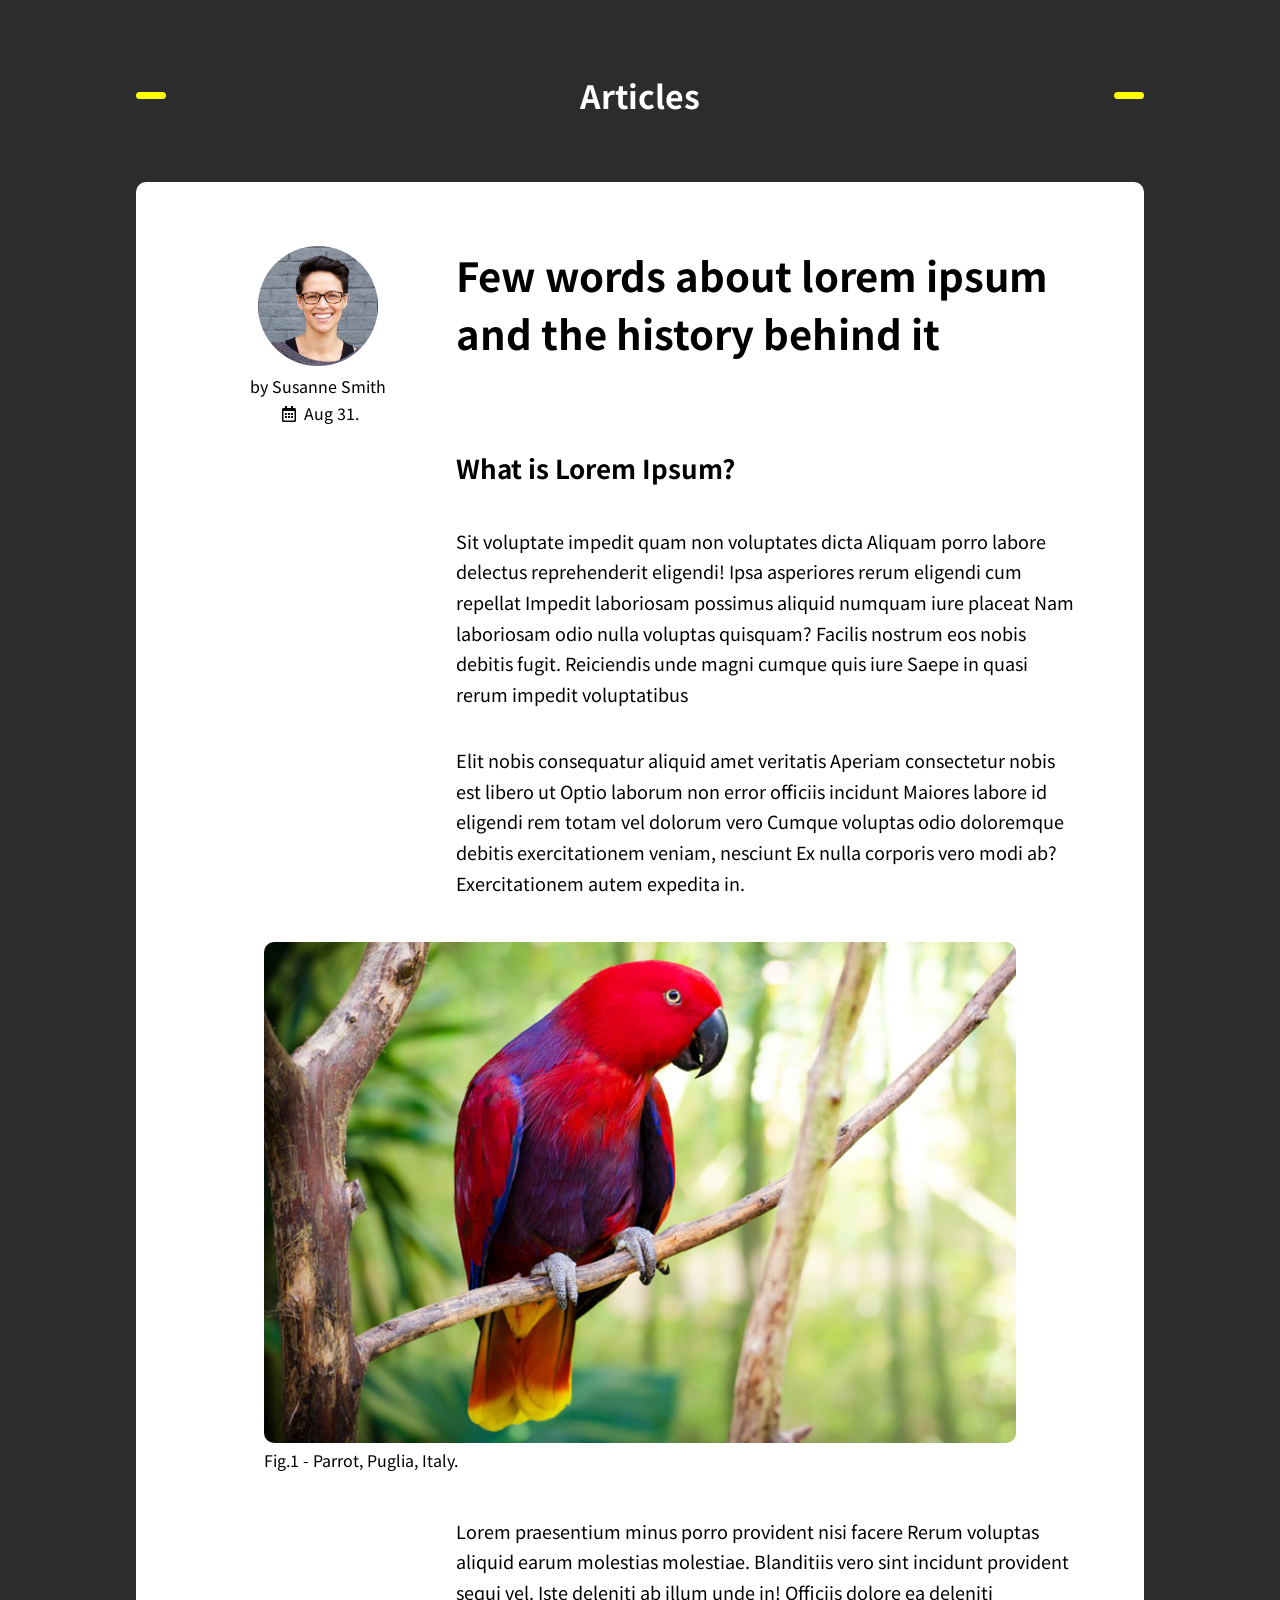
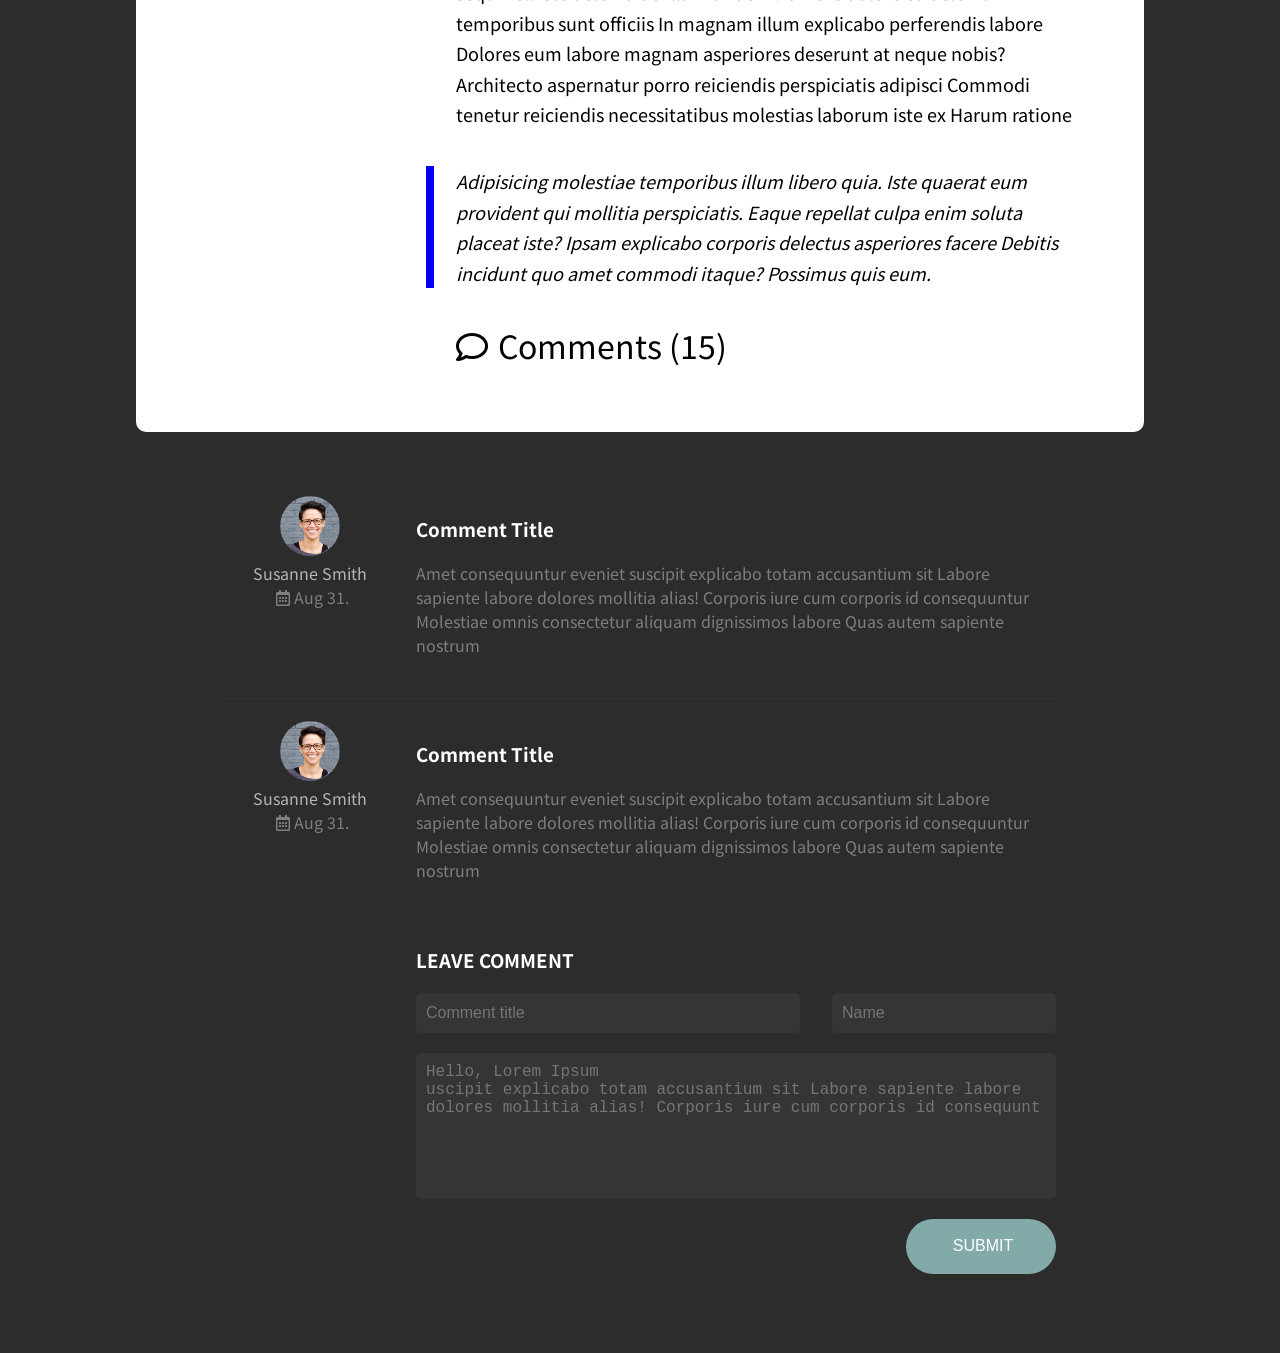
<file: blog-grid/index.html>
<!DOCTYPE html>
<html lang="en">
  <head>
    <meta charset="UTF-8" />
    <meta name="viewport" content="width=device-width, initial-scale=1.0" />
    <meta http-equiv="X-UA-Compatible" content="ie=edge" />
    <meta
      name="description"
      content="Blog entries about journeys from around the world"
    />
    <meta name="author" content="John Doe" />
    <meta name="keywords" content="blog journeys things" />
    <meta name="robots" content="index" />
    <link rel="canonical" href="https://example.com/blog" />
    <link rel="stylesheet" href="./style.css" />
    <link
      href="https://fonts.googleapis.com/css?family=Noto+Sans+JP:400,700"
      rel="stylesheet"
    />
    <link
      rel="stylesheet"
      href="https://use.fontawesome.com/releases/v5.3.1/css/all.css"
      integrity="sha384-mzrmE5qonljUremFsqc01SB46JvROS7bZs3IO2EmfFsd15uHvIt+Y8vEf7N7fWAU"
      crossorigin="anonymous"
    />
    <title>My blog</title>
  </head>
  <body>
    <div class="page-header">
      <div class="dash"></div>
      <h1 class="page-title">Articles</h1>
      <div class="dash"></div>
    </div>

    <article class="main">
      <h1 class="main-title">
        Few words about lorem ipsum and the history behind it
      </h1>
      <div class="author">
        <img class="profile" src="./img/profile.jpg" alt="" />
        <div class="author-name">by Susanne Smith</div>
        <div class="date">
          <i class="far fa-calendar-alt"></i>
          <time datetime="2008-02-14 20:00">Aug 31.</time>
        </div>
      </div>
      <h2 class="subheading">What is Lorem Ipsum?</h2>
      <p>
        Sit voluptate impedit quam non voluptates dicta Aliquam porro labore
        delectus reprehenderit eligendi! Ipsa asperiores rerum eligendi cum
        repellat Impedit laboriosam possimus aliquid numquam iure placeat Nam
        laboriosam odio nulla voluptas quisquam? Facilis nostrum eos nobis
        debitis fugit. Reiciendis unde magni cumque quis iure Saepe in quasi
        rerum impedit voluptatibus
      </p>
      <p>
        Elit nobis consequatur aliquid amet veritatis Aperiam consectetur nobis
        est libero ut Optio laborum non error officiis incidunt Maiores labore
        id eligendi rem totam vel dolorum vero Cumque voluptas odio doloremque
        debitis exercitationem veniam, nesciunt Ex nulla corporis vero modi ab?
        Exercitationem autem expedita in.
      </p>
      <figure class="body-image">
        <img src="./img/electus-parrot.jpg" alt="Parrot" />
        <figcaption>Fig.1 - Parrot, Puglia, Italy.</figcaption>
      </figure>
      <p>
        Lorem praesentium minus porro provident nisi facere Rerum voluptas
        aliquid earum molestias molestiae. Blanditiis vero sint incidunt
        provident sequi vel. Iste deleniti ab illum unde in! Officiis dolore ea
        deleniti temporibus sunt officiis In magnam illum explicabo perferendis
        labore Dolores eum labore magnam asperiores deserunt at neque nobis?
        Architecto aspernatur porro reiciendis perspiciatis adipisci Commodi
        tenetur reiciendis necessitatibus molestias laborum iste ex Harum
        ratione
      </p>
      <p class="quote">
        Adipisicing molestiae temporibus illum libero quia. Iste quaerat eum
        provident qui mollitia perspiciatis. Eaque repellat culpa enim soluta
        placeat iste? Ipsam explicabo corporis delectus asperiores facere
        Debitis incidunt quo amet commodi itaque? Possimus quis eum.
      </p>

      <div class="comments-count">
        <i class="far fa-comment"></i>Comments <span>(15)</span>
      </div>
    </article>

    <section class="comment-section">
      <h2 class="offscreen">Comments</h2>
      <article class="comments">
        <div class="comment comment-row">
          <div class="author">
            <img class="profile" src="./img/profile.jpg" alt="" />
            <div class="author-name">Susanne Smith</div>
            <div class="date"><i class="far fa-calendar-alt"></i>Aug 31.</div>
          </div>
          <div class="comment-text">
            <h1 class="title">Comment Title</h1>
            <p>
              Amet consequuntur eveniet suscipit explicabo totam accusantium sit
              Labore sapiente labore dolores mollitia alias! Corporis iure cum
              corporis id consequuntur Molestiae omnis consectetur aliquam
              dignissimos labore Quas autem sapiente nostrum
            </p>
          </div>
        </div>

        <div class="comment">
          <div class="author">
            <img class="profile" src="./img/profile.jpg" alt="" />
            <div class="author-name">Susanne Smith</div>
            <div class="date"><i class="far fa-calendar-alt"></i>Aug 31.</div>
          </div>
          <div class="comment-text">
            <h1 class="title">Comment Title</h1>
            <p>
              Amet consequuntur eveniet suscipit explicabo totam accusantium sit
              Labore sapiente labore dolores mollitia alias! Corporis iure cum
              corporis id consequuntur Molestiae omnis consectetur aliquam
              dignissimos labore Quas autem sapiente nostrum
            </p>
          </div>
        </div>

        <form action="postform.php" method="post" class="comment-add">
          <div class="form-container">
            <h1 class="title">Leave Comment</h1>
            <input type="text" name="title" placeholder="Comment title" />
            <input type="text" name="name" placeholder="Name" />
            <textarea
              rows="7"
              cols="50"
              placeholder="Hello, Lorem Ipsum&#10;uscipit explicabo totam accusantium sit Labore sapiente labore dolores mollitia alias! Corporis iure cum corporis id consequunt"
            ></textarea>
            <input type="submit" />
          </div>
        </form>
      </article>
    </section>
  </body>
</html>
</file>
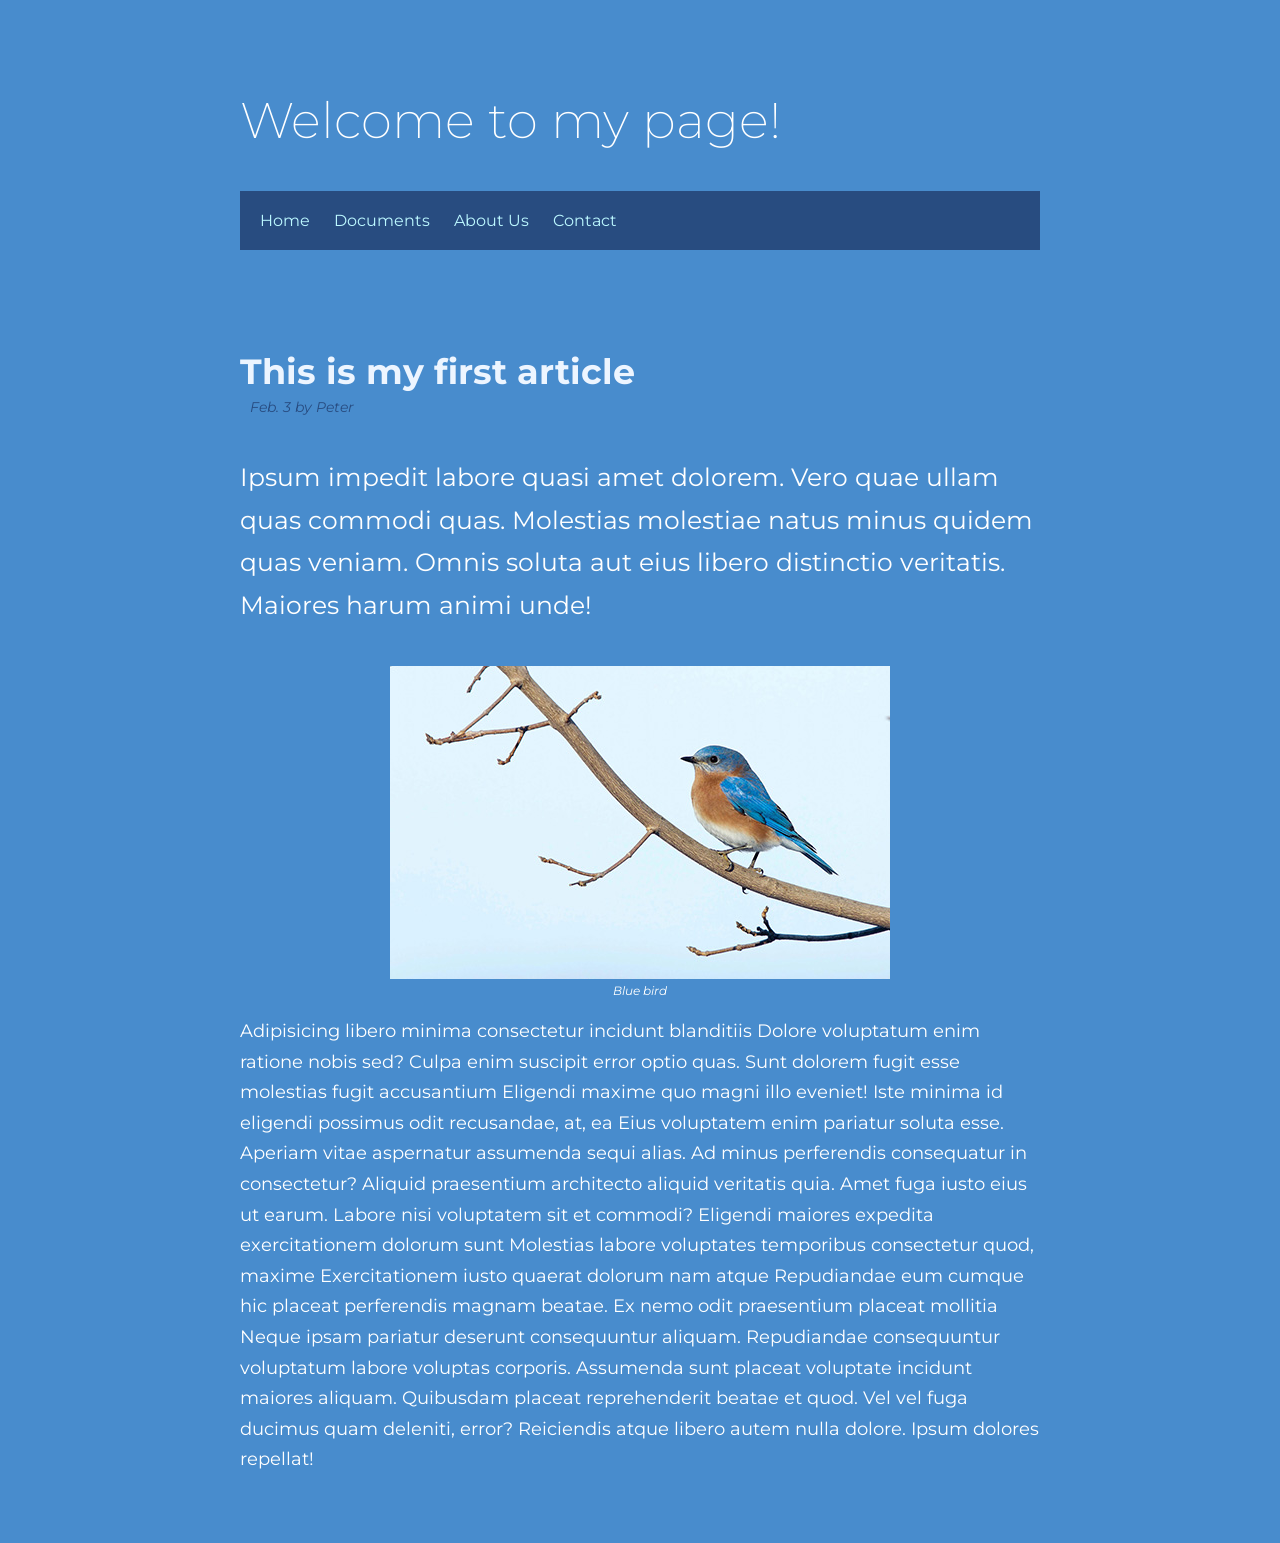
<file: elso_weboldal/index.html>
<!DOCTYPE html>
<html lang="en">
  <head>
    <meta charset="UTF-8" />
    <meta http-equiv="X-UA-Compatible" content="IE=edge" />
    <meta name="viewport" content="width=device-width, initial-scale=1.0" />
    <title>Első weboldal</title>
    <link rel="preconnect" href="https://fonts.gstatic.com" />
    <link
      href="https://fonts.googleapis.com/css2?family=Montserrat:ital,wght@0,200;0,400;0,700;1,400&display=swap"
      rel="stylesheet"
    />
    <link rel="stylesheet" href="./style.css" />
  </head>

  <body>
    <header>
      <div class="page-title">Welcome to my page!</div>
      <nav>
        <ul class="main-menu">
          <li class="main-menu-item">
            <!-- a href attribútum mondja meg hogy a link hova vigyen -->
            <a href="#">Home</a>
          </li>
          <li class="main-menu-item">
            <a href="#">Documents</a>
          </li>
          <li class="main-menu-item">
            <a href="#">About Us</a>
          </li>
          <li class="main-menu-item">
            <a href="#">Contact</a>
          </li>
        </ul>
      </nav>
    </header>

    <main class="main-content">
      <h1>This is my first article</h1>
      <div class="created-date">
        <time datetime="2020-02-03">Feb. 3</time> by Peter
      </div>
      <p class="content-lead">
        <!-- lorem30 -->
        Ipsum impedit labore quasi amet dolorem. Vero quae ullam quas commodi
        quas. Molestias molestiae natus minus quidem quas veniam. Omnis soluta
        aut eius libero distinctio veritatis. Maiores harum animi unde!
      </p>
      <figure class="image-container">
        <a href="./blue_bird.jpg">
          <img src="./blue_bird_sm.jpg" alt="Image of a blue bird" />
        </a>
        <figcaption>Blue bird</figcaption>
      </figure>
      <p class="content-body">
        <!-- lorem150 -->
        Adipisicing libero minima consectetur incidunt blanditiis Dolore
        voluptatum enim ratione nobis sed? Culpa enim suscipit error optio quas.
        Sunt dolorem fugit esse molestias fugit accusantium Eligendi maxime quo
        magni illo eveniet! Iste minima id eligendi possimus odit recusandae,
        at, ea Eius voluptatem enim pariatur soluta esse. Aperiam vitae
        aspernatur assumenda sequi alias. Ad minus perferendis consequatur in
        consectetur? Aliquid praesentium architecto aliquid veritatis quia. Amet
        fuga iusto eius ut earum. Labore nisi voluptatem sit et commodi?
        Eligendi maiores expedita exercitationem dolorum sunt Molestias labore
        voluptates temporibus consectetur quod, maxime Exercitationem iusto
        quaerat dolorum nam atque Repudiandae eum cumque hic placeat perferendis
        magnam beatae. Ex nemo odit praesentium placeat mollitia Neque ipsam
        pariatur deserunt consequuntur aliquam. Repudiandae consequuntur
        voluptatum labore voluptas corporis. Assumenda sunt placeat voluptate
        incidunt maiores aliquam. Quibusdam placeat reprehenderit beatae et
        quod. Vel vel fuga ducimus quam deleniti, error? Reiciendis atque libero
        autem nulla dolore. Ipsum dolores repellat!
      </p>
    </main>
  </body>
</html>
</file>
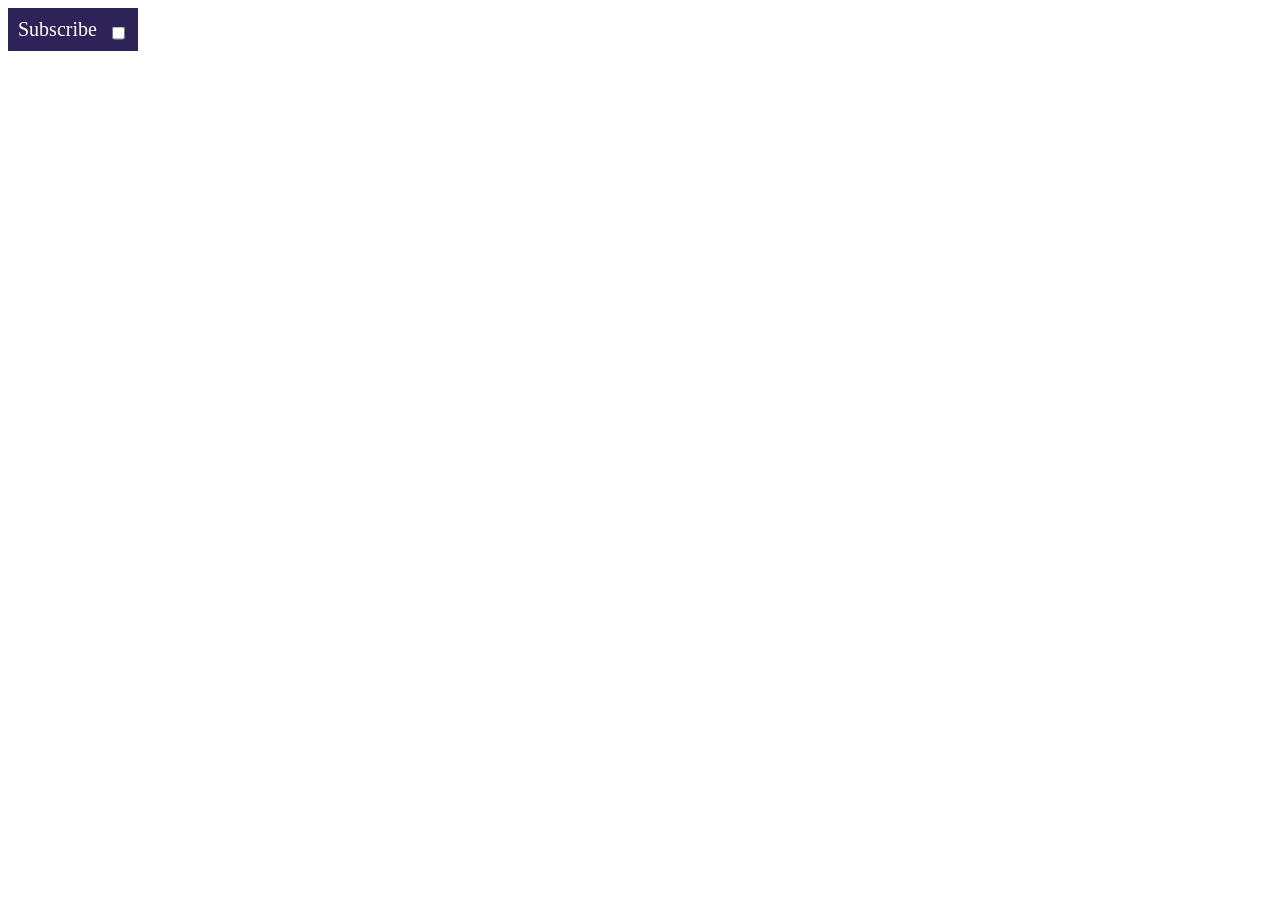
<file: ui_examples_start/2/start/index.html>
<!DOCTYPE html>
<html lang="en">
<head>
    <meta charset="UTF-8">
    <link rel="stylesheet" href="./style.css">
    <title>Title</title>
</head>
<body>
<form class="custom">
    <div class="js-form-item form-item js-form-type-checkbox form-item-subscribe js-form-item-subscribe">
        <input type="checkbox" id="edit-subscribe" name="subscribe" value="1" class="form-checkbox">
        <label for="edit-subscribe" class="option">Subscribe</label> 
    </div>
</form>
</body>
</html>
</file>
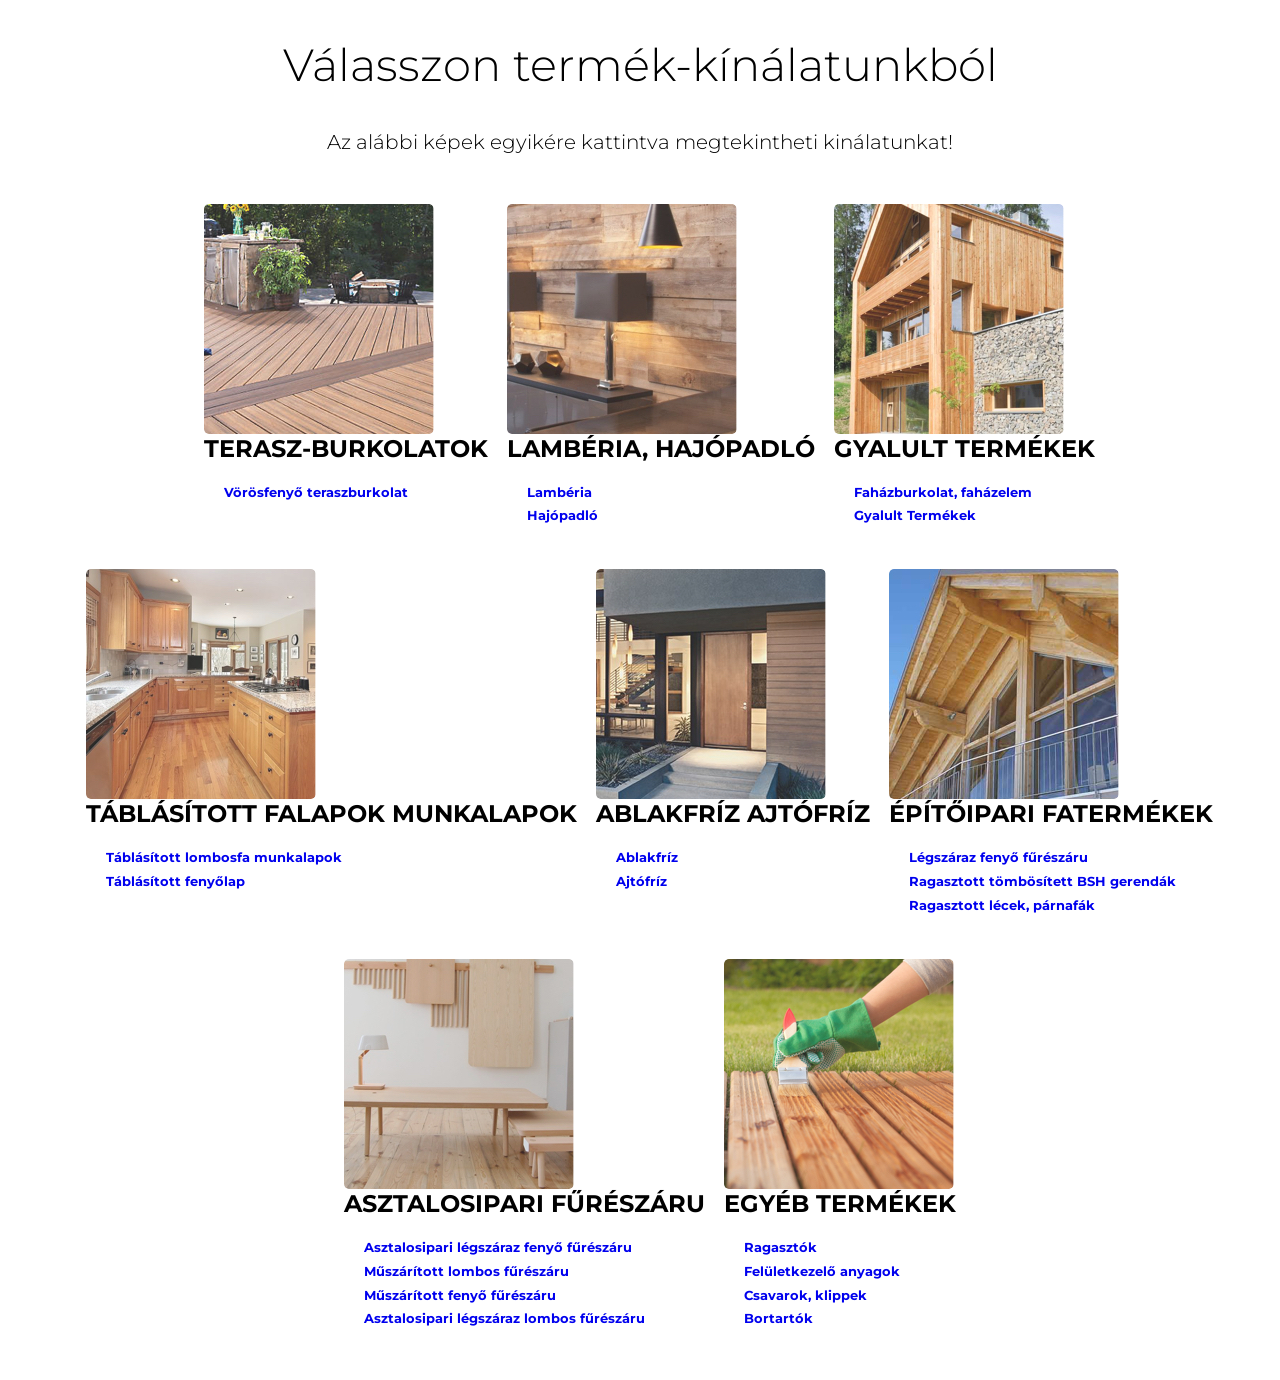
<file: ui_examples_start/4/start/index.html>
<!DOCTYPE html>
<html lang="en">
  <head>
    <meta charset="UTF-8" />
    <link
      href="https://fonts.googleapis.com/css?family=Montserrat:300,700"
      rel="stylesheet"
    />
    <meta name="viewport" content="width=device-width, initial-scale=1.0" />
    <title>Document</title>
    <link rel="stylesheet" href="./style.css" />
    <script
      src="https://code.jquery.com/jquery-3.6.0.min.js"
      integrity="sha256-/xUj+3OJU5yExlq6GSYGSHk7tPXikynS7ogEvDej/m4="
      crossorigin="anonymous"
    ></script>
  </head>
  <body>
    <h2 class="view-title">Válasszon termék-kínálatunkból</h2>
    <h3 class="view-header">
      Az alábbi képek egyikére kattintva megtekintheti kinálatunkat!
    </h3>
    <div class="view-content">
      <div class="category-box">
        <div class="category-img">
          <img src="./img/terasz.jpg" alt="" />
        </div>
        <div class="category-title">Terasz-burkolatok</div>
        <div class="sub-categories">
          <a href="#">Vörösfenyő teraszburkolat</a>
        </div>
      </div>
      <div class="category-box">
        <div class="category-img">
          <img src="./img/lamberia.jpg" alt="" />
        </div>
        <div class="category-title">Lambéria, hajópadló</div>
        <div class="sub-categories">
          <a href="#">Lambéria</a>
          <a href="#">Hajópadló</a>
        </div>
      </div>
      <div class="category-box">
        <div class="category-img">
          <img src="./img/112848165.jpg" alt="" />
        </div>
        <div class="category-title">Gyalult termékek</div>
        <div class="sub-categories">
          <a href="#">Faházburkolat, faházelem</a>
          <a href="#">Gyalult Termékek</a>
        </div>
      </div>
      <div class="category-box">
        <div class="category-img">
          <img src="./img/tablasitott.jpg" alt="" />
        </div>
        <div class="category-title">Táblásított falapok munkalapok</div>
        <div class="sub-categories">
          <a href="#">Táblásított lombosfa munkalapok</a>
          <a href="#">Táblásított fenyőlap</a>
        </div>
      </div>
      <div class="category-box">
        <div class="category-img">
          <img src="./img/Contemporary_tablet.jpg" alt="" />
        </div>
        <div class="category-title">Ablakfríz Ajtófríz</div>
        <div class="sub-categories">
          <a href="#">Ablakfríz</a>
          <a href="#">Ajtófríz</a>
        </div>
      </div>
      <div class="category-box">
        <div class="category-img">
          <img src="./img/Roof-Type-03.jpg" alt="" />
        </div>
        <div class="category-title">Építőipari Fatermékek</div>
        <div class="sub-categories">
          <a href="#">Légszáraz fenyő fűrészáru</a>
          <a href="#">Ragasztott tömbösített BSH gerendák</a>
          <a href="#">Ragasztott lécek, párnafák</a>
        </div>
      </div>
      <div class="category-box">
        <div class="category-img">
          <img src="./img/epitoipari.jpg" alt="" />
        </div>
        <div class="category-title">Asztalosipari Fűrészáru</div>
        <div class="sub-categories">
          <a href="#">Asztalosipari légszáraz fenyő fűrészáru</a>
          <a href="#">Műszárított lombos fűrészáru</a>
          <a href="#">Műszárított fenyő fűrészáru</a>
          <a href="#">Asztalosipari légszáraz lombos fűrészáru</a>
        </div>
      </div>
      <div class="category-box">
        <div class="category-img">
          <img src="./img/egyeb_termekek.jpg" alt="" />
        </div>
        <div class="category-title">Egyéb Termékek</div>
        <div class="sub-categories">
          <a href="#">Ragasztók</a>
          <a href="#">Felületkezelő anyagok</a>
          <a href="#">Csavarok, klippek</a>
          <a href="#">Bortartók</a>
        </div>
      </div>
    </div>
    <script src="./app.js"></script>
  </body>
</html>
</file>
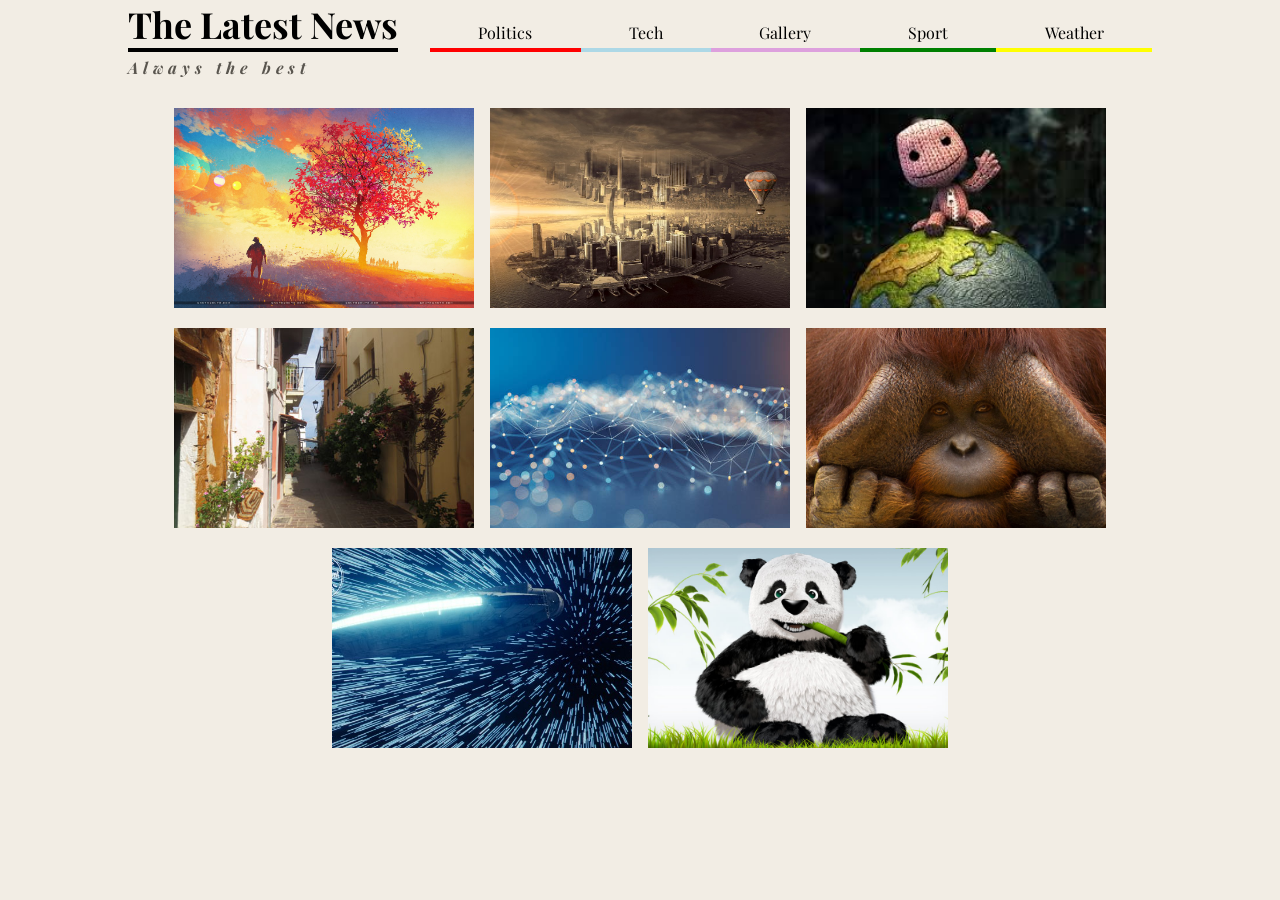
<file: news-template/gallery.html>
<!DOCTYPE html>
<html lang="en">
  <head>
    <meta charset="UTF-8" />
    <meta name="viewport" content="width=device-width, initial-scale=1.0" />
    <link
      href="https://fonts.googleapis.com/css?family=Playfair+Display:400,700"
      rel="stylesheet"
    />
    <link
      href="https://fonts.googleapis.com/css?family=Merriweather"
      rel="stylesheet"
    />
    <link
      rel="stylesheet"
      href="https://use.fontawesome.com/releases/v5.6.3/css/all.css"
      integrity="sha384-UHRtZLI+pbxtHCWp1t77Bi1L4ZtiqrqD80Kn4Z8NTSRyMA2Fd33n5dQ8lWUE00s/"
      crossorigin="anonymous"
    />
    <script src="https://rawcdn.githack.com/nextapps-de/spotlight/0.6.3/dist/spotlight.bundle.js"></script>
    <link rel="stylesheet" href="./style.css" />
    <title>The News</title>
  </head>
  <body>
    <header>
      <!-- .logo>h1{The Latest News}+h2{Always the best} -->

      <input type="checkbox" id="toggle" class="menu-checkbox" />
      <label for="toggle" class="toggle-label">
        <i class="fas fa-bars"></i>
      </label>

      <div class="logo">
        <h1>The Latest News</h1>
        <h2>Always the best</h2>
      </div>
      <!-- nav.menu-container>ul.menu>(li.menu-item>a[href="#"])*5 -->
      <nav class="menu-container">
        <ul class="menu">
          <li class="menu-item"><a href="./index.html">Politics</a></li>
          <li class="menu-item"><a href="#">Tech</a></li>
          <li class="menu-item"><a href="./gallery.html">Gallery</a></li>
          <li class="menu-item"><a href="#">Sport</a></li>
          <li class="menu-item"><a href="#">Weather</a></li>
        </ul>
      </nav>
    </header>

    <main>
      <div class="gallery">
        <a class="gallery-item spotlight" href="./gallery-images/1.jpg">
          <img src="./gallery-images/1.jpg" alt="" />
        </a>
        <a class="gallery-item spotlight" href="./gallery-images/2.jpg">
          <img src="./gallery-images/2.jpg" alt="" />
        </a>
        <a class="gallery-item spotlight" href="./gallery-images/3.jpeg">
          <img src="./gallery-images/3.jpeg" alt="" />
        </a>
        <a class="gallery-item spotlight" href="./gallery-images/4.jpg">
          <img src="./gallery-images/4.jpg" alt="" />
        </a>
        <a class="gallery-item spotlight" href="./gallery-images/5.jpg">
          <img src="./gallery-images/5.jpg" alt="" />
        </a>
        <a class="gallery-item spotlight" href="./gallery-images/6.jpg">
          <img src="./gallery-images/6.jpg" alt="" />
        </a>
        <a class="gallery-item spotlight" href="./gallery-images/7.jpg">
          <img src="./gallery-images/7.jpg" alt="" />
        </a>
        <a class="gallery-item spotlight" href="./gallery-images/8.jpg">
          <img src="./gallery-images/8.jpg" alt="" />
        </a>
      </div>
    </main>
  </body>
</html>
</file>
<file: blog-grid/style.css>
.offscreen {
  clip-path: inset(100%);
  clip: rect(1px 1px 1px 1px); /* IE 6/7 */
  clip: rect(1px, 1px, 1px, 1px);
  height: 1px;
  overflow: hidden;
  position: absolute;
  white-space: nowrap; /* added line */
  width: 1px;
}

body {
  padding: 5vw 10vw;
  background-color: #2c2c2c;
  font-family: 'Noto Sans JP', sans-serif;
}

/* --------------------------------  header is simple flex --------------------------------- */

.page-header {
  margin-bottom: 5vw;
  display: flex;
  align-items: center;
  justify-content: space-between;
}

.dash {
  background-color: yellow;
  height: 7px;
  width: 30px;
  border-radius: 5px;
}

.page-title {
  margin: 0;
  color: white;
}

/* -------------------  main is grid  ------------------- */
.main {
  background-color: #fff;
  border-radius: 10px;
  padding: 5vw;
  margin-bottom: 5vw;
  display: grid;
  grid-template-columns: [sidebar] 20vw [content-start] auto [content-end];
}

.author {
  text-align: center;
  margin-right: 20px;
  grid-column-start: sidebar;
  grid-column-end: content-start;
}

.main .author {
  line-height: 1.7;
  grid-row-start: 1;
}

.author i {
  margin: 4px;
}

.profile {
  border-radius: 100%;
  width: 120px;
  height: 120px;
}

.main-title {
  font-size: 40px;
  margin: 0;
}

.comments-count {
  margin-top: 1rem;
  font-size: 2rem;
}

.main-title,
.subheading,
.main p,
.main .comments-count {
  grid-column-start: content-start;
  grid-column-end: content-end;
}

.subheading {
  font-size: 26px;
}

.main p {
  font-size: 18px;
  line-height: 1.7;
}

.body-image {
  margin: 0;
  padding: 2vw 5vw;
  grid-column-start: sidebar;
  grid-column-end: content-end;
}

.body-image img {
  width: 100%;
  border-radius: 10px;
}

.quote {
  font-style: italic;
  position: relative;
}

.quote::before {
  position: absolute;
  width: 8px;
  height: 100%;
  background-color: blue;
  content: "";
  left: -30px;
}

/* -------------  comment section is grid  ------------------ */

.comments {
  display: flex;
  flex-direction: column;
  align-items: center;
}

.comment,
.comment-add {
  display: grid;
  grid-template-columns: [sidebar] 15vw [content-start] 50vw [content-end];
}

.comment {
  margin-bottom: 1.7vw;
  color: #7e7e7e;
  border-bottom: 1px solid #333;
  padding-bottom: 2vw;
}

.comment:last-child {
  border-bottom: none;
}

.comments-count .fa-comment {
  padding-right: 10px;
}

.comment .author i {
  margin: 4px;
}

.comment .profile {
  width: 60px;
  height: 60px;
}

.comment .title {
  color: #fffdff;
}

.comment .author-name {
  color: #b4b6b3;
}

/* --------------------------------  comment form is grid  --------------------------------- */

.form-container {
  grid-column: content-start / content-end;

  /* another grid inside the grid */
  display: grid;
  grid-template-columns: 60% 35%;
  grid-column-gap: 5%;
  grid-row-gap: 20px;
}

input[type="text"],
textarea {
  box-sizing: border-box;
}

.form-container .title,
.form-container textarea {
  grid-column: 1 / 3;
}

.form-container .title {
  color: white;
  margin: 0;
  text-transform: uppercase;
}

/* by default title and name goes to the the right place, but we can be explicit */
input[name="title"] {
  grid-column: 1 / 2;
}

input[name="name"] {
  grid-column: 2 / 3;
}

.form-container input[type="submit"] {
  grid-column: 2 / 3;
  justify-self: end;
  width: 150px;
  height: 55px;
  background-color: #81aaa9;
  color: white;
  text-transform: uppercase;
  border-radius: 50px;
  cursor: pointer;
  -webkit-appearance: none;
}

.form-container input,
.form-container textarea {
  width: 100%;
  background-color: #353536;
  color: white;
  border-radius: 5px;
  border-width: 0;
  font-size: 16px;
  padding-left: 10px;
}

.form-container input {
  height: 40px;
}

.form-container textarea {
  resize: none;
  padding: 10px;
}

.form-container input:focus,
.form-container textarea:focus {
  outline: none;
}

/* -------------------- RESPONSIVE ----------------- */

/* @media (max-width: 980px) and (min-width: 321px) { */
@media (max-width: 980px) {
  body {
    padding: 3vw 5vw;
  }

  .main-title,
  .subheading,
  .main p,
  .main .comments-count,
  .main .author,
  .comment,
  .form-container,
  .comment .author,
  .comment-text {
    grid-column: sidebar / content-end;
  }

  .main .author {
    text-align: center;
    margin-right: 20px;
    margin-top: 20px;
    line-height: 1.7;
  }

  .main .author i {
    margin: 10px;
  }

  .main .profile {
    border-radius: 100%;
    width: 70px;
    height: 70px;
    float: left;
    margin-right: 20px;
  }

  .main .author-name,
  .main .date {
    text-align: left;
  }

  .comment {
    padding: 0 9vw;
  }

  .comment .profile {
    display: none;
  }

  .comment .author {
    text-align: left;
  }
}
</file>
<file: elso_weboldal/style.css>
body {
  background-color: #488ccd;
  font-family: 'Montserrat', sans-serif;
  width: 800px;
  color: white;
  /* alul fölül 0 a margó, jobbra balra pedig automatikus */
  margin: 0 auto;
  /* padding: belső margó, befelé tolja a tartalmat,
   * körbe 50 pixel*/
  padding: 50px;
}

.page-title {
  font-size: 50px;
  font-weight: 200;
  margin-top: 40px;
  margin-bottom: 40px;
}

.main-menu {
  background-color: #284c80;
  padding: 0;
}

.main-menu-item {
  display: inline-block;
}

/* a .main-menu-item-en belüli a tag */
.main-menu-item a {
  text-decoration: none;
  margin-left: 20px;
  padding: 20px 0;
  color: rgb(188,248,255);
  display: block;
}

/* hover: ha a menüpont fölé visszük az egeret */
.main-menu-item a:hover {
  color: white;
  text-decoration: underline;
  cursor: pointer;
}

.image-container {
  /* minden ebben az elemben lévő inline elemet középre igazít */
  text-align: center;
}

figcaption {
  font-size: 12px;
  font-style: italic;
}

h1 {
  font-size: 35px;
  color: rgb(237,245,255);
  margin-bottom: 5px;
  margin-top: 100px;
}

.created-date {
  margin-bottom: 40px;
  font-style: italic;
  color: #284c80;
  font-size: 14px;
  margin-left: 10px;
}

/* egyszerre két elemet választunk ki */
.content-lead,
.content-body {
  line-height: 1.7;
}

.content-lead {
  font-size: 25px;
  margin-bottom: 40px;
}

.content-body {
  font-size: 18px;
}
</file>
<file: ui_examples_start/2/start/style.css>
.no-selection {
  user-select: none;
  -webkit-user-select: none; /* webkit (safari, chrome) browsers */
  -moz-user-select: none; /* mozilla browsers */
  -khtml-user-select: none; /* webkit (konqueror) browsers */
  -ms-user-select: none; /* IE10+ */
}

* {
  box-sizing: border-box;
}

*::before,
*::after {
  box-sizing: border-box;
}

.js-form-type-checkbox {
  width: 130px;
  position: relative;
  color: white;
  background: #2e2358;
  font-size: 20px;
  padding: 10px;
}

input,
label {
  cursor: pointer;
}

input {
  position: absolute;
  right: 10px;
  top: 50%;
  transform: translateY(-50%);

  /* TODO hide the original checkbox as we dont need it  */
}

/* before is the tick, after is the box */
[type="checkbox"] + label::before,
[type="checkbox"] + label::after {
  content: '';
  position: absolute;
  border-radius: 2px;

  /* https://stackoverflow.com/questions/40530101/why-is-translatey-50-needed-to-center-an-element-which-is-at-top-50  */
  top: 50%;
  transform: translateY(-50%);
  right: 10px;
  transition: 0.2s;
}

/* TODO if the box is not checked just display it with border  */
[type="checkbox"]:not(:checked) + label::after {
}

/* TODO if the box is checked display it with border and background  */
[type="checkbox"]:checked + label::after {
}

/* TODO if the box is checked, display the tick which is created with border */
[type="checkbox"]:checked + label::before {
  transform: rotateZ(37deg);

  /* rotation pivot point  */
  transform-origin: 100% 100%;
  border-top: 2px solid transparent;
  border-left: 2px solid transparent;
  border-right: 2px solid #fff;
  border-bottom: 2px solid #fff;
}
</file>
<file: ui_examples_start/4/start/style.css>
html {
  font-family: 'Montserrat', sans-serif;
}

/* need to switch to border box to make things easier */
* {
  box-sizing: border-box;
}

*::before,
*::after,
*:hover {
  box-sizing: border-box;
}

.view-title,
.view-header {
  text-align: center;
  font-weight: 300;
}

.view-title {
  font-size: 45px;
}

.view-header {
  font-size: 20px;
  margin-bottom: 30px;
}

.view-content {
  padding-top: 20px;

  /* main boxes should be flex */
  display: flex;
  flex-wrap: wrap;
  justify-content: center;
  max-width: 1200px;
  margin: 0 auto;
}

/* position everything relative to the category-box */
.category-box {
  position: relative;
  transition: transform 0.2s ease-in-out;
  margin-left: 1.5vw;
  margin-bottom: 1.5vw;
}

/* TODO position inner title inside image boxes  */
.category-title {
  /* color: #fff; */
  font-size: 24px;
  font-weight: bold;
  line-height: 29px;
  text-transform: uppercase;
  text-align: left;

  /* TODO category text dissapears on hover,
  has to have an initial value for transitions */
}

/* TODO position inner content inside image boxes  */
.sub-categories {
  font-size: 16px;
  line-height: 19px;

  /* color: #fff; */
  font-weight: bold;
  padding: 20px 20px;

  /* TODO need initial opacity value for transitions */
}

/* styling for links inside boxes */
.sub-categories a {
  text-decoration: none;
  display: block;
  margin-bottom: 0.3rem;
  font-size: 13px;

  /* color: #fff; */
}

/* TODO POSITION the red border on hover  */
.category-box::after {
  content: "";

  /* TODO make the border appear by uncommenting the following line */

  /* border: 13px solid #cc424c; */
  border-radius: 5px;
  z-index: -1;
  transition: top 0.2s ease-in-out, left 0.2s ease-in-out;
}

.category-img img {
  /* http://loopj.com/2008/06/16/removing-gaps-under-images-in-css/ */
  display: block;
  border-radius: 5px;
}

/* TODO POSITION darken overlay on category image (red only comes on hover...) */
.category-img::after {
  content: "";
  background: rgba(0, 0, 0, 0.3);
  border-radius: 5px;
  transition: all 0.2s ease-in-out;
}

/* shift the red border on hover
 active and focus are added so hover works on touch as well */
.category-box:hover::after,
.category-box:focus::after {
  top: -22px;
  left: -22px;
}

/* TODO scale category-box content on hover */
.category-box:hover,
.category-box:focus {
  background: #cc424c;
}

/* add red background on hover */
.category-box:hover .category-img::after,
.category-box:focus .category-img::after {
  background: rgba(181, 41, 51, 0.5);
}

.sub-categories a:hover,
.sub-categories a:focus {
  text-decoration: underline;
}

/* TODO inside boxes title is hidden on hover */
.category-box:hover .category-title,
.category-box:focus .category-title {
}

/* TODO display content inside boxes on hover  */
.category-box:hover .sub-categories,
.category-box:focus .sub-categories {
}

@media (max-width: 580px) {
  .view-title {
    font-size: 30px;
  }
}

.js-hidden {
  display: none;
}
</file>
<file: news-template/style.css>
.clearfix::after {
  content: "";
  clear: both;
  display: table;
}

body {
  font-family: "Playfair Display", serif;
  background-color: rgb(242, 237, 228);
  margin: 0;
}

header,
main {
  /* vw: viewport width: a böngésző szélességéhez képest 80 egység 
   * vh: viewport height: a böngésző magasságához képest...*/
  width: 80vw;
  margin: 0 auto;
}

header {
  /*
   * monstantól ez az elem flex konténer, a közvetlen gyerekei pedig
   * fled item-ek
   */
  display: flex;
}

/* 1rem = 16px */
.logo {
  margin-right: 2rem;
  margin-bottom: 2rem;
}

.logo > h1 {
  font-size: 2.25rem;
  margin: 0;
  padding: 0;
  border-bottom: 4px solid black;
}

.logo > h2 {
  font-size: 1rem;
  padding: 0;
  margin: 1rem 0 0 0;
  font-style: italic;
  line-height: 0;
  color: rgba(90, 86, 79, 1);
  letter-spacing: 0.3rem;
}

.menu-checkbox,
.toggle-label {
  display: none;
}

.menu-container {
  /* az elem szélessége legyen akkora amekkora csak lehet */
  flex-grow: 1;
}

.menu {
  display: flex;
  list-style: none;
  padding: 0;
}

.menu-item {
  flex-grow: 1;
}

.menu-item:nth-child(1) {
  border-bottom: 4px solid red;
}

.menu-item:nth-child(2) {
  border-bottom: 4px solid lightblue;
}

.menu-item:nth-child(3) {
  border-bottom: 4px solid plum;
}

.menu-item:nth-child(4) {
  border-bottom: 4px solid green;
}

.menu-item:nth-child(5) {
  border-bottom: 4px solid yellow;
}

.menu-item a {
  text-decoration: none;
  color: black;
  /* a magasság inline elemeken nem érvényes */
  height: 2rem;
  /* ez az elem már nem inline elem, hanem flex konténer */
  /* a flex item-ek itt, a menüpontban lévő karakterek... */
  display: flex;
  /* függőleges középre igazítás: */
  align-items: center;
  /* vízszintes középre igazítás: */
  justify-content: center;
}

.menu-item:hover {
  border-bottom: 4px solid transparent;
  background-color: rgba(189, 198, 233, 0.56);
}

.main-article {
  position: relative;
}
/* 1rem = 16px */
.main-article-image-container {
  height: 40vw;
  overflow: hidden;
}

.main-article-image {
  width: 100%;
}

.main-article-text {
  font-family: "Merriweather", serif;
  padding: 1rem;
  background-color: rgba(0, 0, 0, 0.767);

  position: absolute;
  bottom: 1rem;
  left: 1rem;
}

.main-article-text > h1 {
  font-size: 3rem;
  color: white;
  margin-bottom: 0;
}

.main-article-text > h2 {
  font-size: 1rem;
  color: white;
  line-height: 1.6rem;
}

.tag {
  color: white;
  padding: 5px;
  text-decoration: none;
}

.tag i {
  padding: 5px;
}

.tag-politics {
  background-color: red;
}

.continue-to-article {
  background-color: blue;
  color: white;
  font-style: italic;
  font-size: 1rem;
  padding: 7px;
  text-decoration: none;
  float: right;
}

.continue-to-article i {
  padding-left: 0.8rem;
}

.gallery {
  display: flex;
  justify-content: center;
  flex-wrap: wrap;
}

.gallery-item {
  margin: 0.5rem;
}

.gallery-item img {
  width: 300px;
  height: 200px;
  /* gondoskodik róla hogy a kép ne torzuljon */
  object-fit: cover;
}





/* max-width: 960px:  960px alatt... */
/* min-width: 960px:  960px fölött... */

/* 900 és 600 px között: */
/* @media and screen (max-width: 960px) and (min-width: 600px)  {...} */

@media (max-width: 960px) {
  header {
    flex-direction: column;
  }
  .logo {
    margin-right: 0;
  }
}

@media (max-width: 900px) {
  .main-article-text {
    position: static;
  }
}

@media (max-width: 700px) {

  header {
    margin-top: 2rem;
  }
  
  .logo {
    width: 80%;
  }

  .toggle-label {
    display: block;
    font-size: 2rem;
    cursor: pointer;
    margin-left: auto;
    /* lefelé mozdítja az elemet */
    margin-bottom: -65px;

  }

  .menu-checkbox:checked ~ .menu-container {
    display: block;
  }

  .menu-container {
    display: none;
  }

  .menu {
    flex-direction: column;
  }

  .menu-item a {
    height: 3rem;
  }
  .main-article-text > h1 {
    font-size: 1.6rem;
  }
}
</file>
